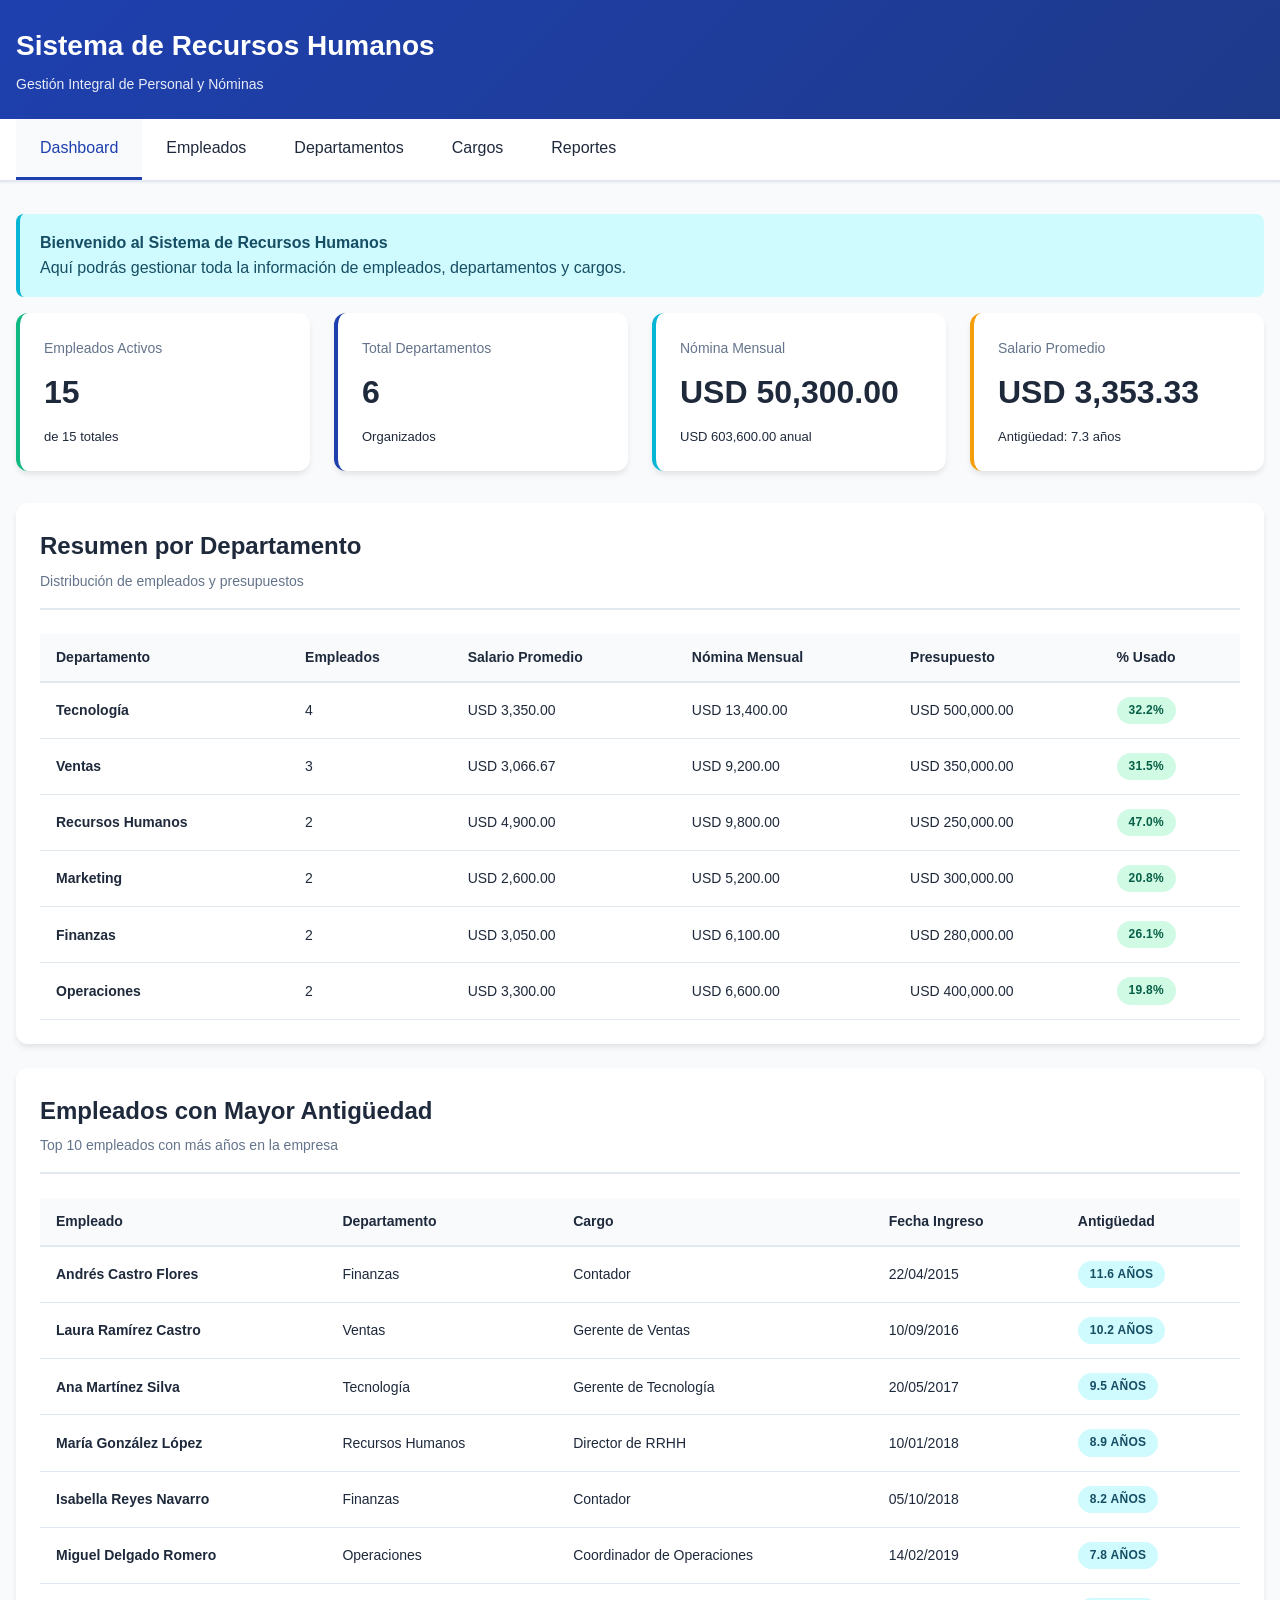
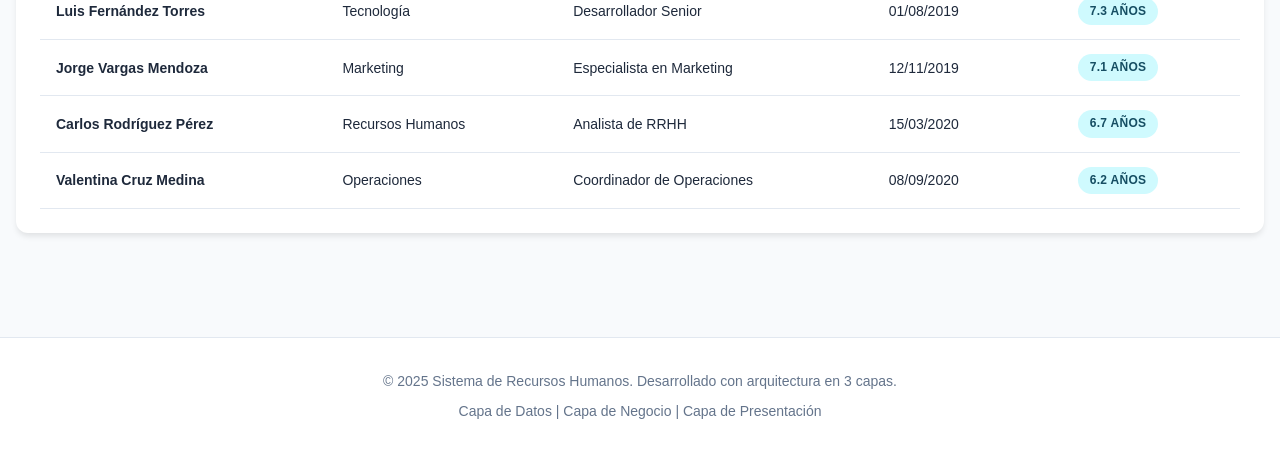
<file: PROYECTO - Sistema de Recursos Humanos/capa-presentacion/index.html>
<!DOCTYPE html>
<html lang="es">
<head>
    <meta charset="UTF-8">
    <meta name="viewport" content="width=device-width, initial-scale=1.0">
    <title>Sistema de Recursos Humanos - Dashboard</title>
    <link rel="stylesheet" href="styles.css">
</head>
<body>
    <!-- Header -->
    <header class="header">
        <div class="container">
            <div class="header-content">
                <div>
                    <h1>Sistema de Recursos Humanos</h1>
                    <p class="header-subtitle">Gestión Integral de Personal y Nóminas</p>
                </div>
            </div>
        </div>
    </header>

    <!-- Navegación -->
    <nav class="nav">
        <div class="container">
            <ul class="nav-menu">
                <li class="nav-item">
                    <a href="index.html" class="nav-link active">Dashboard</a>
                </li>
                <li class="nav-item">
                    <a href="empleados.html" class="nav-link">Empleados</a>
                </li>
                <li class="nav-item">
                    <a href="departamentos.html" class="nav-link">Departamentos</a>
                </li>
                <li class="nav-item">
                    <a href="cargos.html" class="nav-link">Cargos</a>
                </li>
                <li class="nav-item">
                    <a href="reportes.html" class="nav-link">Reportes</a>
                </li>
            </ul>
        </div>
    </nav>

    <!-- Contenido principal -->
    <main class="main-content">
        <div class="container">
            <!-- Alerta de bienvenida -->
            <div class="alert alert-info">
                <strong>Bienvenido al Sistema de Recursos Humanos</strong><br>
                Aquí podrás gestionar toda la información de empleados, departamentos y cargos.
            </div>

            <!-- Métricas principales -->
            <div class="stats-grid" id="statsGrid">
                <!-- Se llenará dinámicamente con JavaScript -->
            </div>

            <!-- Gráficos y resúmenes -->
            <div class="card">
                <div class="card-header">
                    <div>
                        <h2 class="card-title">Resumen por Departamento</h2>
                        <p class="card-subtitle">Distribución de empleados y presupuestos</p>
                    </div>
                </div>
                <div class="table-container">
                    <table class="table" id="tableDepartamentos">
                        <thead>
                            <tr>
                                <th>Departamento</th>
                                <th>Empleados</th>
                                <th>Salario Promedio</th>
                                <th>Nómina Mensual</th>
                                <th>Presupuesto</th>
                                <th>% Usado</th>
                            </tr>
                        </thead>
                        <tbody>
                            <!-- Se llenará dinámicamente -->
                        </tbody>
                    </table>
                </div>
            </div>

            <!-- Top empleados por antigüedad -->
            <div class="card">
                <div class="card-header">
                    <div>
                        <h2 class="card-title">Empleados con Mayor Antigüedad</h2>
                        <p class="card-subtitle">Top 10 empleados con más años en la empresa</p>
                    </div>
                </div>
                <div class="table-container">
                    <table class="table" id="tableAntiguedad">
                        <thead>
                            <tr>
                                <th>Empleado</th>
                                <th>Departamento</th>
                                <th>Cargo</th>
                                <th>Fecha Ingreso</th>
                                <th>Antigüedad</th>
                            </tr>
                        </thead>
                        <tbody>
                            <!-- Se llenará dinámicamente -->
                        </tbody>
                    </table>
                </div>
            </div>
        </div>
    </main>

    <!-- Footer -->
    <footer class="footer">
        <div class="container">
            <p>© 2025 Sistema de Recursos Humanos. Desarrollado con arquitectura en 3 capas.</p>
            <p class="mt-1">Capa de Datos | Capa de Negocio | Capa de Presentación</p>
        </div>
    </footer>

    <!-- Scripts -->
    <script type="module" src="../capa-negocio/reportes-service.js"></script>
    <script type="module" src="../capa-negocio/departamentos-service.js"></script>
    <script type="module">
        import * as ReportesService from '../capa-negocio/reportes-service.js';
        import * as DepartamentosService from '../capa-negocio/departamentos-service.js';

        // Cargar datos del dashboard al iniciar
        document.addEventListener('DOMContentLoaded', function() {
            cargarDashboard();
        });

        async function cargarDashboard() {
            try {
                // Cargar métricas principales
                const dashboard = ReportesService.generarDashboard();
                renderizarStats(dashboard);

                // Cargar resumen de departamentos
                const departamentos = ReportesService.reporteDistribucionDepartamentos();
                renderizarTablaDepartamentos(departamentos);

                // Cargar empleados con mayor antigüedad
                const antiguedad = ReportesService.reporteEmpleadosAntiguedad(10);
                renderizarTablaAntiguedad(antiguedad);
            } catch (error) {
                console.error('[v0] Error al cargar dashboard:', error);
                mostrarError('Error al cargar los datos del dashboard');
            }
        }

        function renderizarStats(data) {
            const statsGrid = document.getElementById('statsGrid');
            statsGrid.innerHTML = `
                <div class="stat-card success">
                    <div class="stat-label">Empleados Activos</div>
                    <div class="stat-value">${data.empleadosActivos}</div>
                    <div class="stat-change">de ${data.totalEmpleados} totales</div>
                </div>
                <div class="stat-card">
                    <div class="stat-label">Total Departamentos</div>
                    <div class="stat-value">${data.totalDepartamentos}</div>
                    <div class="stat-change">Organizados</div>
                </div>
                <div class="stat-card info">
                    <div class="stat-label">Nómina Mensual</div>
                    <div class="stat-value">${data.nominaMensualFormato}</div>
                    <div class="stat-change">${data.nominaAnualFormato} anual</div>
                </div>
                <div class="stat-card warning">
                    <div class="stat-label">Salario Promedio</div>
                    <div class="stat-value">${data.salarioPromedioFormato}</div>
                    <div class="stat-change">Antigüedad: ${data.antiguedadPromedioFormato}</div>
                </div>
            `;
        }

        function renderizarTablaDepartamentos(departamentos) {
            const tbody = document.querySelector('#tableDepartamentos tbody');
            tbody.innerHTML = departamentos.map(dep => `
                <tr>
                    <td><strong>${dep.departamento}</strong></td>
                    <td>${dep.empleados}</td>
                    <td>${dep.salarioPromedioFormato}</td>
                    <td>${dep.nominaMensualFormato}</td>
                    <td>${dep.presupuestoFormato}</td>
                    <td>
                        <span class="badge ${dep.porcentajeUsado > 80 ? 'badge-danger' : dep.porcentajeUsado > 60 ? 'badge-warning' : 'badge-success'}">
                            ${dep.porcentajeUsado}%
                        </span>
                    </td>
                </tr>
            `).join('');
        }

        function renderizarTablaAntiguedad(empleados) {
            const tbody = document.querySelector('#tableAntiguedad tbody');
            tbody.innerHTML = empleados.map(emp => `
                <tr>
                    <td><strong>${emp.nombre}</strong></td>
                    <td>${emp.departamento}</td>
                    <td>${emp.cargo}</td>
                    <td>${emp.fechaContratacionFormato}</td>
                    <td>
                        <span class="badge badge-info">${emp.antiguedadFormato}</span>
                    </td>
                </tr>
            `).join('');
        }

        function mostrarError(mensaje) {
            const container = document.querySelector('.container');
            const alert = document.createElement('div');
            alert.className = 'alert alert-danger';
            alert.textContent = mensaje;
            container.insertBefore(alert, container.firstChild);
        }
    </script>
</body>
</html>
</file>
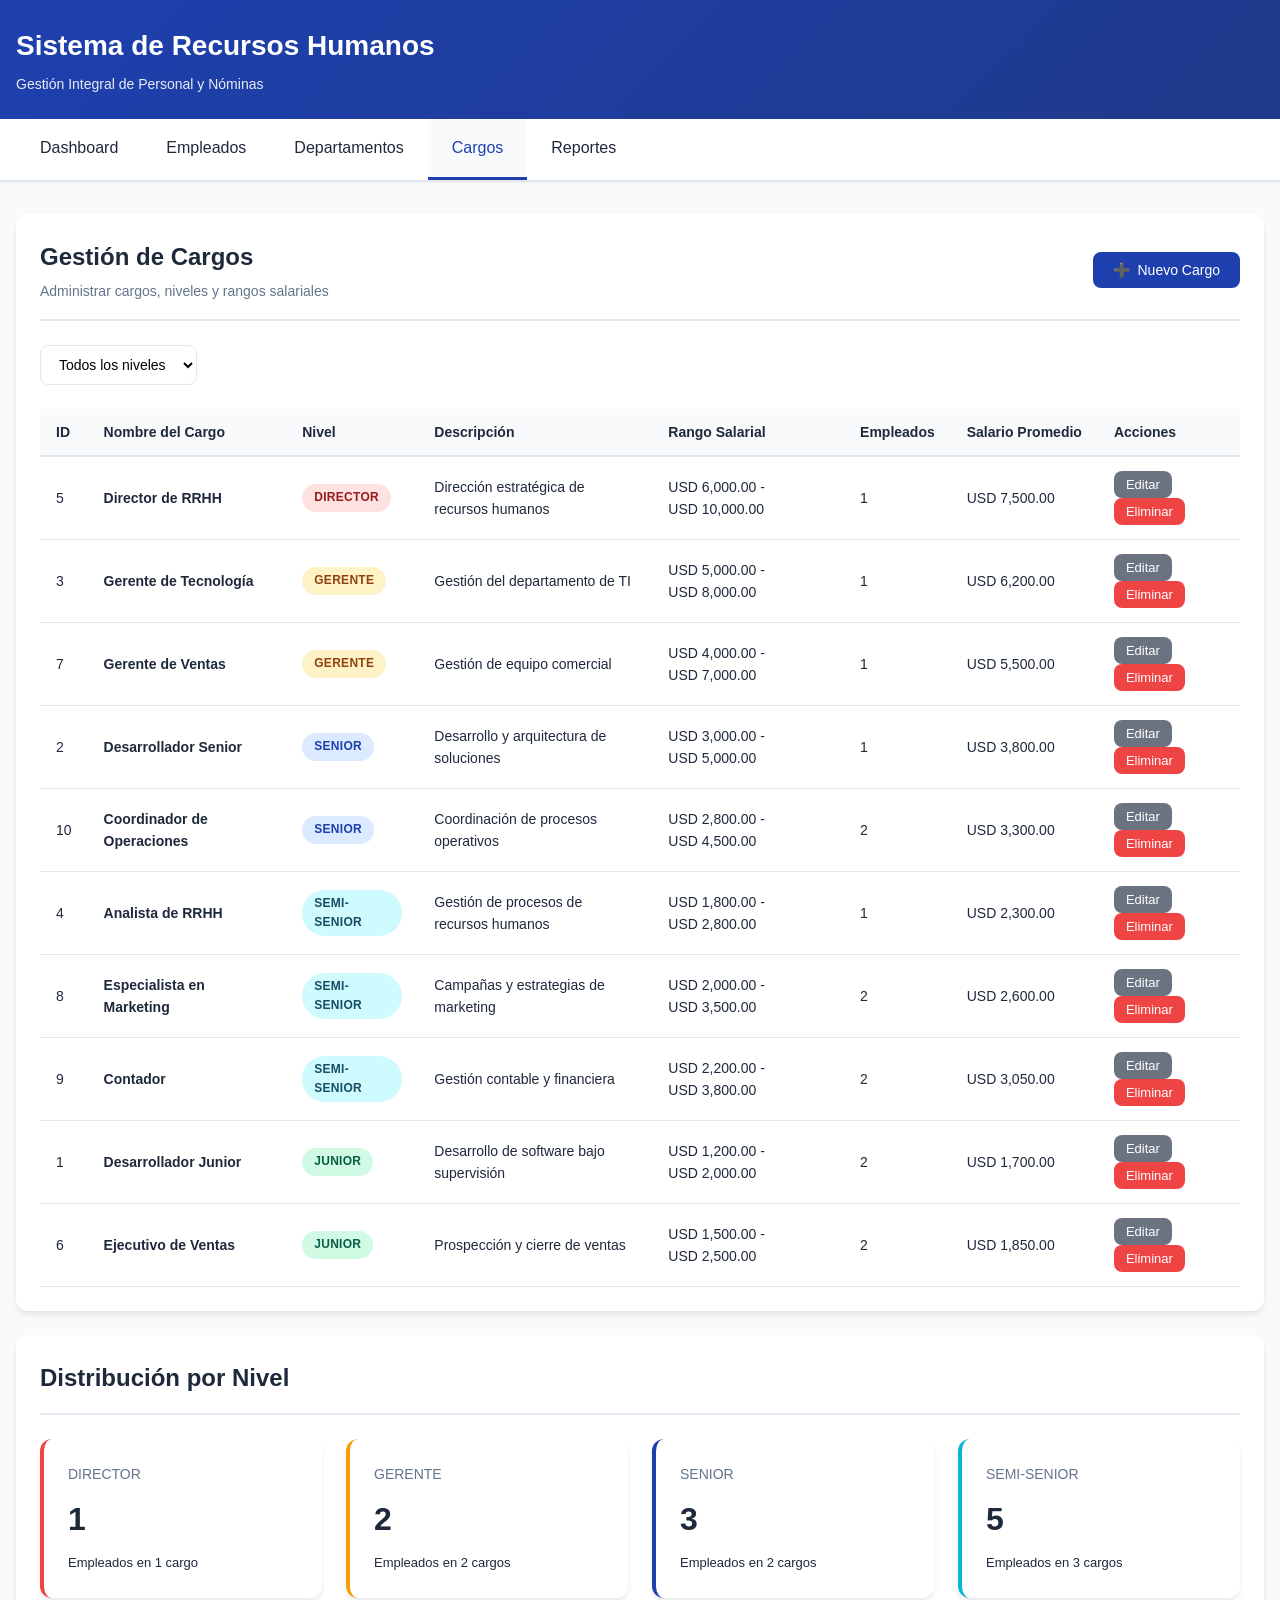
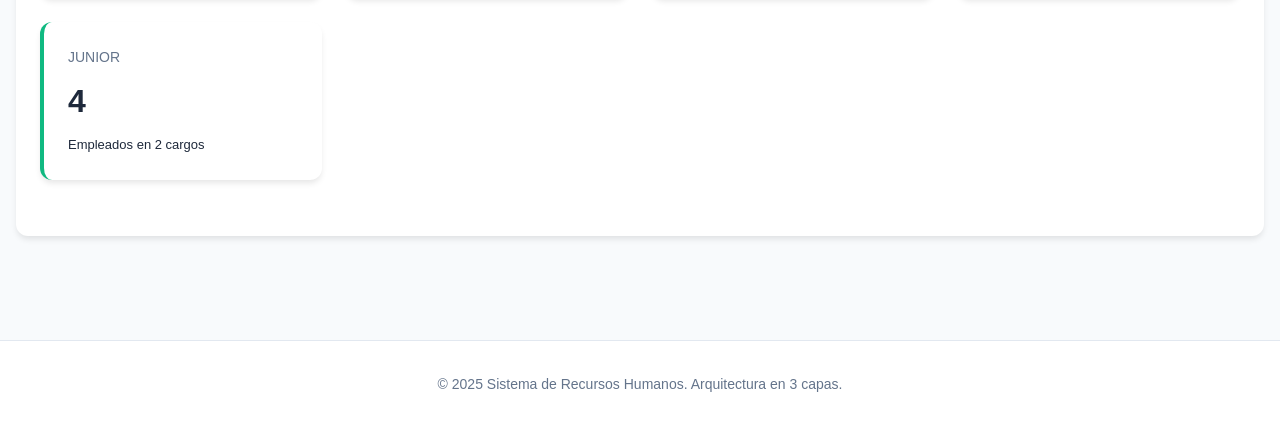
<file: PROYECTO - Sistema de Recursos Humanos/capa-presentacion/cargos.html>
<!DOCTYPE html>
<html lang="es">
<head>
    <meta charset="UTF-8">
    <meta name="viewport" content="width=device-width, initial-scale=1.0">
    <title>Gestión de Cargos - RRHH</title>
    <link rel="stylesheet" href="styles.css">
</head>
<body>
    <!-- Header -->
    <header class="header">
        <div class="container">
            <div class="header-content">
                <div>
                    <h1>Sistema de Recursos Humanos</h1>
                    <p class="header-subtitle">Gestión Integral de Personal y Nóminas</p>
                </div>
            </div>
        </div>
    </header>

    <!-- Navegación -->
    <nav class="nav">
        <div class="container">
            <ul class="nav-menu">
                <li class="nav-item">
                    <a href="index.html" class="nav-link">Dashboard</a>
                </li>
                <li class="nav-item">
                    <a href="empleados.html" class="nav-link">Empleados</a>
                </li>
                <li class="nav-item">
                    <a href="departamentos.html" class="nav-link">Departamentos</a>
                </li>
                <li class="nav-item">
                    <a href="cargos.html" class="nav-link active">Cargos</a>
                </li>
                <li class="nav-item">
                    <a href="reportes.html" class="nav-link">Reportes</a>
                </li>
            </ul>
        </div>
    </nav>

    <!-- Contenido principal -->
    <main class="main-content">
        <div class="container">
            <!-- Alertas -->
            <div id="alertContainer"></div>

            <!-- Card principal -->
            <div class="card">
                <div class="card-header">
                    <div>
                        <h2 class="card-title">Gestión de Cargos</h2>
                        <p class="card-subtitle">Administrar cargos, niveles y rangos salariales</p>
                    </div>
                    <button class="btn btn-primary" onclick="abrirModalNuevo()">
                        <span>➕</span> Nuevo Cargo
                    </button>
                </div>

                <!-- Filtros -->
                <div class="search-bar">
                    <select id="filterNivel" class="form-select" onchange="filtrarPorNivel()" style="width: auto;">
                        <option value="">Todos los niveles</option>
                        <option value="DIRECTOR">Director</option>
                        <option value="GERENTE">Gerente</option>
                        <option value="SENIOR">Senior</option>
                        <option value="SEMI-SENIOR">Semi-Senior</option>
                        <option value="JUNIOR">Junior</option>
                    </select>
                </div>

                <!-- Tabla de cargos -->
                <div class="table-container">
                    <table class="table" id="tableCargos">
                        <thead>
                            <tr>
                                <th>ID</th>
                                <th>Nombre del Cargo</th>
                                <th>Nivel</th>
                                <th>Descripción</th>
                                <th>Rango Salarial</th>
                                <th>Empleados</th>
                                <th>Salario Promedio</th>
                                <th>Acciones</th>
                            </tr>
                        </thead>
                        <tbody>
                            <!-- Se llenará dinámicamente -->
                        </tbody>
                    </table>
                </div>
            </div>

            <!-- Distribución por nivel -->
            <div class="card">
                <div class="card-header">
                    <h2 class="card-title">Distribución por Nivel</h2>
                </div>
                <div class="stats-grid" id="statsGrid">
                    <!-- Se llenará dinámicamente -->
                </div>
            </div>
        </div>
    </main>

    <!-- Modal para crear/editar cargo -->
    <div id="modalCargo" class="modal">
        <div class="modal-content">
            <div class="modal-header">
                <h3 class="modal-title" id="modalTitle">Nuevo Cargo</h3>
                <button class="modal-close" onclick="cerrarModal()">&times;</button>
            </div>
            <div class="modal-body">
                <form id="formCargo" onsubmit="guardarCargo(event)">
                    <input type="hidden" id="cargoId">
                    
                    <div class="form-group">
                        <label for="nombre" class="form-label required">Nombre del Cargo</label>
                        <input type="text" id="nombre" class="form-input" required placeholder="Ej: Desarrollador Senior">
                    </div>

                    <div class="form-group">
                        <label for="nivel" class="form-label required">Nivel</label>
                        <select id="nivel" class="form-select" required>
                            <option value="">Seleccionar...</option>
                            <option value="JUNIOR">Junior</option>
                            <option value="SEMI-SENIOR">Semi-Senior</option>
                            <option value="SENIOR">Senior</option>
                            <option value="GERENTE">Gerente</option>
                            <option value="DIRECTOR">Director</option>
                        </select>
                    </div>

                    <div class="form-group">
                        <label for="descripcion" class="form-label">Descripción</label>
                        <textarea id="descripcion" class="form-textarea" placeholder="Descripción del cargo y responsabilidades..."></textarea>
                    </div>

                    <div class="form-row">
                        <div class="form-group">
                            <label for="salarioMinimo" class="form-label required">Salario Mínimo</label>
                            <input type="number" id="salarioMinimo" class="form-input" step="0.01" min="0" required placeholder="0.00">
                        </div>
                        <div class="form-group">
                            <label for="salarioMaximo" class="form-label required">Salario Máximo</label>
                            <input type="number" id="salarioMaximo" class="form-input" step="0.01" min="0" required placeholder="0.00">
                        </div>
                    </div>

                    <div class="alert alert-info">
                        <strong>Nota:</strong> El rango salarial debe ser de al menos $500 de diferencia.
                    </div>
                </form>
            </div>
            <div class="modal-footer">
                <button type="button" class="btn btn-secondary" onclick="cerrarModal()">Cancelar</button>
                <button type="submit" form="formCargo" class="btn btn-primary">Guardar</button>
            </div>
        </div>
    </div>

    <!-- Footer -->
    <footer class="footer">
        <div class="container">
            <p>© 2025 Sistema de Recursos Humanos. Arquitectura en 3 capas.</p>
        </div>
    </footer>

    <!-- Scripts -->
    <script type="module">
        import * as CargosService from '../capa-negocio/cargos-service.js';

        // Variables globales
        let todosCargos = [];
        let resumenCargos = [];

        // Exponer funciones al ámbito global
        window.abrirModalNuevo = abrirModalNuevo;
        window.cerrarModal = cerrarModal;
        window.guardarCargo = guardarCargo;
        window.editarCargo = editarCargo;
        window.eliminarCargo = eliminarCargo;
        window.filtrarPorNivel = filtrarPorNivel;

        // Inicializar
        document.addEventListener('DOMContentLoaded', function() {
            cargarDatos();
        });

        async function cargarDatos() {
            try {
                // Cargar cargos
                todosCargos = CargosService.obtenerCargosOrdenados();
                resumenCargos = CargosService.obtenerResumenCargos();
                renderizarTabla(todosCargos);
                renderizarEstadisticas(resumenCargos);
            } catch (error) {
                console.error('[v0] Error al cargar datos:', error);
                mostrarAlerta('Error al cargar los datos', 'danger');
            }
        }

        function renderizarTabla(cargos) {
            const tbody = document.querySelector('#tableCargos tbody');
            if (cargos.length === 0) {
                tbody.innerHTML = '<tr><td colspan="8" class="text-center">No hay cargos registrados</td></tr>';
                return;
            }

            tbody.innerHTML = cargos.map(cargo => {
                const stats = resumenCargos.find(r => r.ID_CARGO === cargo.ID_CARGO) || {};
                return `
                    <tr>
                        <td>${cargo.ID_CARGO}</td>
                        <td><strong>${cargo.NOMBRE}</strong></td>
                        <td><span class="badge ${obtenerClaseNivel(cargo.NIVEL)}">${cargo.NIVEL}</span></td>
                        <td>${cargo.DESCRIPCION || '-'}</td>
                        <td>
                            ${formatearMoneda(cargo.SALARIO_MINIMO)} - ${formatearMoneda(cargo.SALARIO_MAXIMO)}
                        </td>
                        <td>${stats.TOTAL_EMPLEADOS || 0}</td>
                        <td>${stats.SALARIO_PROMEDIO_REAL_FORMATO || '$0.00'}</td>
                        <td>
                            <button class="btn btn-sm btn-secondary" onclick="editarCargo(${cargo.ID_CARGO})">Editar</button>
                            <button class="btn btn-sm btn-danger" onclick="eliminarCargo(${cargo.ID_CARGO})">Eliminar</button>
                        </td>
                    </tr>
                `;
            }).join('');
        }

        function renderizarEstadisticas(resumen) {
            const statsGrid = document.getElementById('statsGrid');
            
            // Agrupar por nivel
            const niveles = {};
            resumen.forEach(cargo => {
                if (!niveles[cargo.NIVEL]) {
                    niveles[cargo.NIVEL] = {
                        empleados: 0,
                        cargos: 0
                    };
                }
                niveles[cargo.NIVEL].empleados += cargo.TOTAL_EMPLEADOS || 0;
                niveles[cargo.NIVEL].cargos++;
            });

            const ordenNiveles = ['DIRECTOR', 'GERENTE', 'SENIOR', 'SEMI-SENIOR', 'JUNIOR'];
            
            statsGrid.innerHTML = ordenNiveles
                .filter(nivel => niveles[nivel])
                .map(nivel => `
                    <div class="stat-card ${obtenerColorNivel(nivel)}">
                        <div class="stat-label">${nivel}</div>
                        <div class="stat-value">${niveles[nivel].empleados}</div>
                        <div class="stat-change">
                            Empleados en ${niveles[nivel].cargos} cargo${niveles[nivel].cargos !== 1 ? 's' : ''}
                        </div>
                    </div>
                `).join('');
        }

        function abrirModalNuevo() {
            document.getElementById('modalTitle').textContent = 'Nuevo Cargo';
            document.getElementById('formCargo').reset();
            document.getElementById('cargoId').value = '';
            document.getElementById('modalCargo').classList.add('active');
        }

        function cerrarModal() {
            document.getElementById('modalCargo').classList.remove('active');
        }

        function editarCargo(id) {
            const cargo = todosCargos.find(c => c.ID_CARGO === id);
            if (!cargo) return;

            document.getElementById('modalTitle').textContent = 'Editar Cargo';
            document.getElementById('cargoId').value = cargo.ID_CARGO;
            document.getElementById('nombre').value = cargo.NOMBRE;
            document.getElementById('nivel').value = cargo.NIVEL;
            document.getElementById('descripcion').value = cargo.DESCRIPCION || '';
            document.getElementById('salarioMinimo').value = cargo.SALARIO_MINIMO;
            document.getElementById('salarioMaximo').value = cargo.SALARIO_MAXIMO;
            
            document.getElementById('modalCargo').classList.add('active');
        }

        function guardarCargo(event) {
            event.preventDefault();

            const datos = {
                NOMBRE: document.getElementById('nombre').value,
                NIVEL: document.getElementById('nivel').value,
                DESCRIPCION: document.getElementById('descripcion').value,
                SALARIO_MINIMO: parseFloat(document.getElementById('salarioMinimo').value),
                SALARIO_MAXIMO: parseFloat(document.getElementById('salarioMaximo').value)
            };

            const id = document.getElementById('cargoId').value;
            let resultado;

            if (id) {
                // Actualizar
                resultado = CargosService.actualizarCargo(parseInt(id), datos);
            } else {
                // Crear
                resultado = CargosService.crearCargo(datos);
            }

            if (resultado.success) {
                mostrarAlerta(resultado.message, 'success');
                cerrarModal();
                cargarDatos();
            } else {
                mostrarAlerta(resultado.message, 'danger');
            }
        }

        function eliminarCargo(id) {
            if (!confirm('¿Está seguro de que desea eliminar este cargo?\nEsta acción no se puede deshacer.')) {
                return;
            }

            const resultado = CargosService.eliminarCargo(id);
            
            if (resultado.success) {
                mostrarAlerta(resultado.message, 'success');
                cargarDatos();
            } else {
                mostrarAlerta(resultado.message, 'danger');
            }
        }

        function filtrarPorNivel() {
            const nivel = document.getElementById('filterNivel').value;
            if (!nivel) {
                renderizarTabla(todosCargos);
                return;
            }
            const cargosFiltrados = todosCargos.filter(c => c.NIVEL === nivel);
            renderizarTabla(cargosFiltrados);
        }

        function mostrarAlerta(mensaje, tipo) {
            const container = document.getElementById('alertContainer');
            container.innerHTML = `<div class="alert alert-${tipo}">${mensaje}</div>`;
            setTimeout(() => container.innerHTML = '', 5000);
        }

        function obtenerClaseNivel(nivel) {
            const clases = {
                'DIRECTOR': 'badge-danger',
                'GERENTE': 'badge-warning',
                'SENIOR': 'badge-primary',
                'SEMI-SENIOR': 'badge-info',
                'JUNIOR': 'badge-success'
            };
            return clases[nivel] || 'badge-secondary';
        }

        function obtenerColorNivel(nivel) {
            const colores = {
                'DIRECTOR': 'danger',
                'GERENTE': 'warning',
                'SENIOR': '',
                'SEMI-SENIOR': 'info',
                'JUNIOR': 'success'
            };
            return colores[nivel] || '';
        }

        function formatearMoneda(valor) {
            return new Intl.NumberFormat('es-MX', {
                style: 'currency',
                currency: 'USD'
            }).format(valor);
        }
    </script>
</body>
</html>
</file>
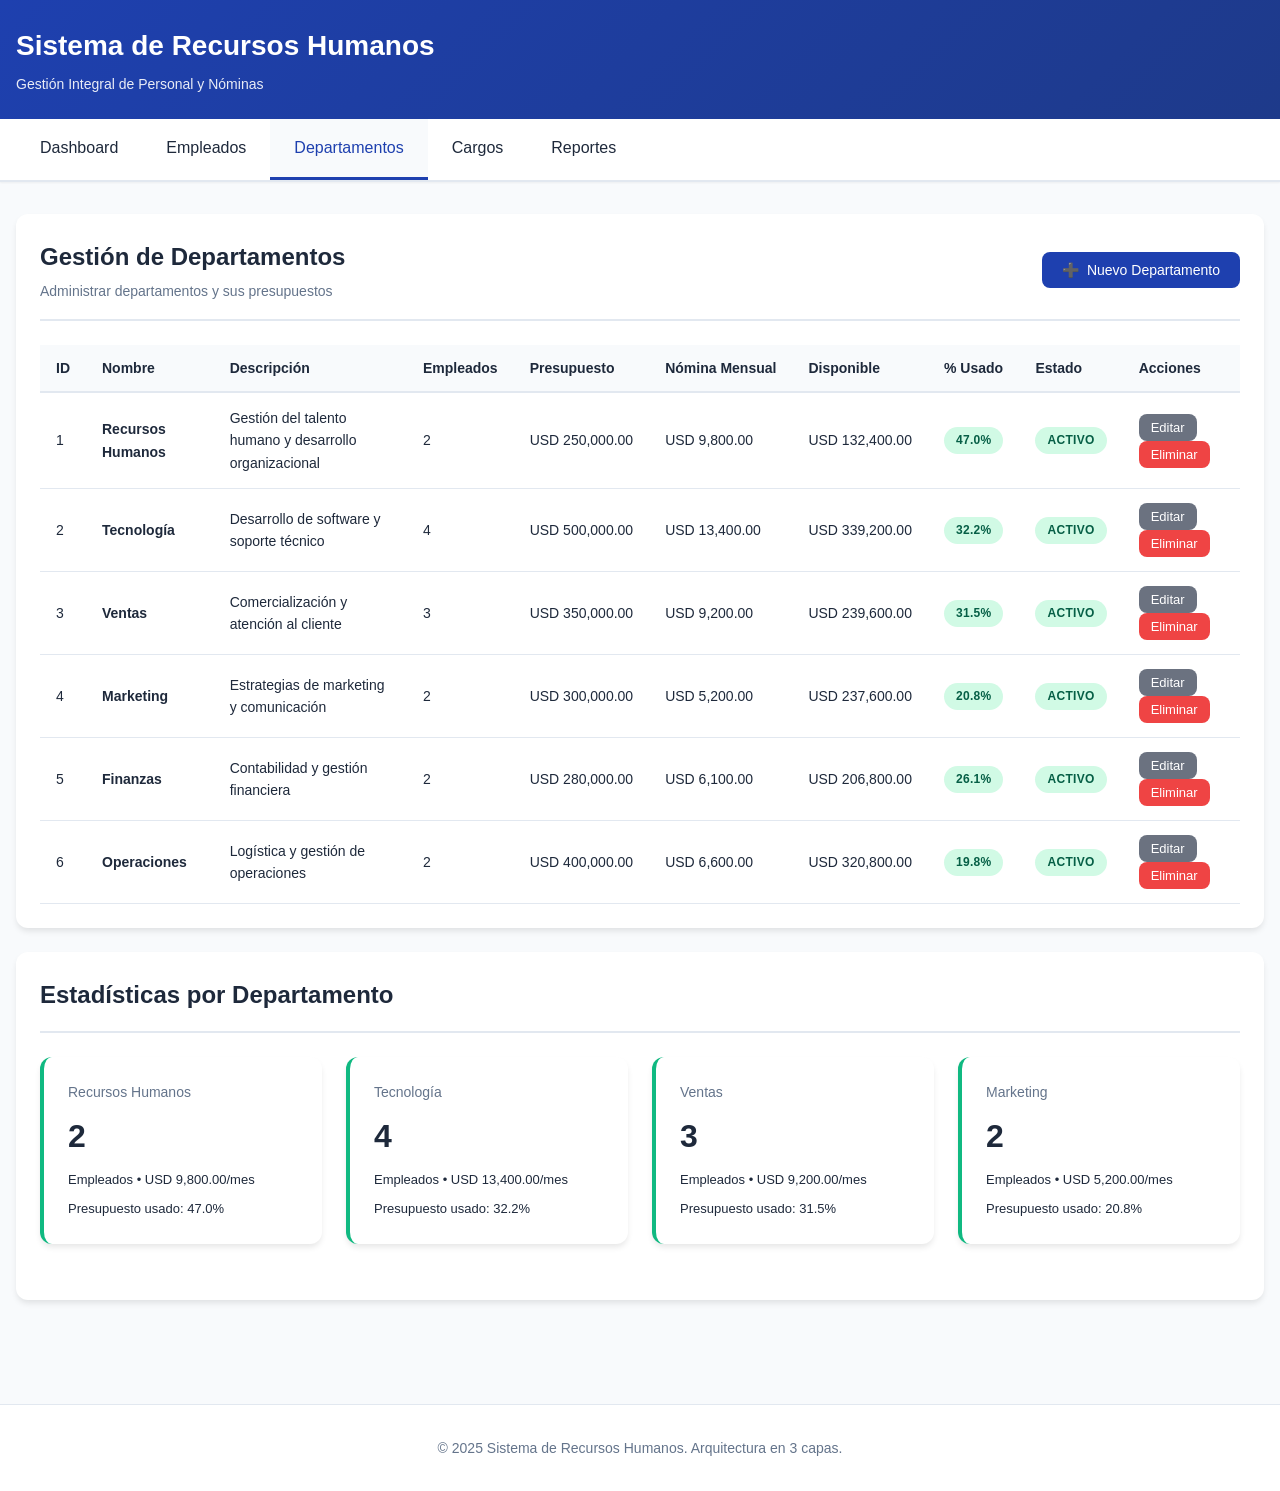
<file: PROYECTO - Sistema de Recursos Humanos/capa-presentacion/departamentos.html>
<!DOCTYPE html>
<html lang="es">
<head>
    <meta charset="UTF-8">
    <meta name="viewport" content="width=device-width, initial-scale=1.0">
    <title>Gestión de Departamentos - RRHH</title>
    <link rel="stylesheet" href="styles.css">
</head>
<body>
    <!-- Header -->
    <header class="header">
        <div class="container">
            <div class="header-content">
                <div>
                    <h1>Sistema de Recursos Humanos</h1>
                    <p class="header-subtitle">Gestión Integral de Personal y Nóminas</p>
                </div>
            </div>
        </div>
    </header>

    <!-- Navegación -->
    <nav class="nav">
        <div class="container">
            <ul class="nav-menu">
                <li class="nav-item">
                    <a href="index.html" class="nav-link">Dashboard</a>
                </li>
                <li class="nav-item">
                    <a href="empleados.html" class="nav-link">Empleados</a>
                </li>
                <li class="nav-item">
                    <a href="departamentos.html" class="nav-link active">Departamentos</a>
                </li>
                <li class="nav-item">
                    <a href="cargos.html" class="nav-link">Cargos</a>
                </li>
                <li class="nav-item">
                    <a href="reportes.html" class="nav-link">Reportes</a>
                </li>
            </ul>
        </div>
    </nav>

    <!-- Contenido principal -->
    <main class="main-content">
        <div class="container">
            <!-- Alertas -->
            <div id="alertContainer"></div>

            <!-- Card principal -->
            <div class="card">
                <div class="card-header">
                    <div>
                        <h2 class="card-title">Gestión de Departamentos</h2>
                        <p class="card-subtitle">Administrar departamentos y sus presupuestos</p>
                    </div>
                    <button class="btn btn-primary" onclick="abrirModalNuevo()">
                        <span>➕</span> Nuevo Departamento
                    </button>
                </div>

                <!-- Tabla de departamentos -->
                <div class="table-container">
                    <table class="table" id="tableDepartamentos">
                        <thead>
                            <tr>
                                <th>ID</th>
                                <th>Nombre</th>
                                <th>Descripción</th>
                                <th>Empleados</th>
                                <th>Presupuesto</th>
                                <th>Nómina Mensual</th>
                                <th>Disponible</th>
                                <th>% Usado</th>
                                <th>Estado</th>
                                <th>Acciones</th>
                            </tr>
                        </thead>
                        <tbody>
                            <!-- Se llenará dinámicamente -->
                        </tbody>
                    </table>
                </div>
            </div>

            <!-- Resumen de departamentos -->
            <div class="card">
                <div class="card-header">
                    <h2 class="card-title">Estadísticas por Departamento</h2>
                </div>
                <div class="stats-grid" id="statsGrid">
                    <!-- Se llenará dinámicamente -->
                </div>
            </div>
        </div>
    </main>

    <!-- Modal para crear/editar departamento -->
    <div id="modalDepartamento" class="modal">
        <div class="modal-content">
            <div class="modal-header">
                <h3 class="modal-title" id="modalTitle">Nuevo Departamento</h3>
                <button class="modal-close" onclick="cerrarModal()">&times;</button>
            </div>
            <div class="modal-body">
                <form id="formDepartamento" onsubmit="guardarDepartamento(event)">
                    <input type="hidden" id="departamentoId">
                    
                    <div class="form-group">
                        <label for="nombre" class="form-label required">Nombre del Departamento</label>
                        <input type="text" id="nombre" class="form-input" required placeholder="Ej: Recursos Humanos">
                    </div>

                    <div class="form-group">
                        <label for="descripcion" class="form-label">Descripción</label>
                        <textarea id="descripcion" class="form-textarea" placeholder="Descripción del departamento..."></textarea>
                    </div>

                    <div class="form-row">
                        <div class="form-group">
                            <label for="presupuesto" class="form-label">Presupuesto Anual</label>
                            <input type="number" id="presupuesto" class="form-input" step="0.01" min="0" placeholder="0.00">
                            <small style="color: #64748b;">Presupuesto total asignado al departamento</small>
                        </div>
                        <div class="form-group">
                            <label for="activo" class="form-label">Estado</label>
                            <select id="activo" class="form-select">
                                <option value="S">Activo</option>
                                <option value="N">Inactivo</option>
                            </select>
                        </div>
                    </div>
                </form>
            </div>
            <div class="modal-footer">
                <button type="button" class="btn btn-secondary" onclick="cerrarModal()">Cancelar</button>
                <button type="submit" form="formDepartamento" class="btn btn-primary">Guardar</button>
            </div>
        </div>
    </div>

    <!-- Footer -->
    <footer class="footer">
        <div class="container">
            <p>© 2025 Sistema de Recursos Humanos. Arquitectura en 3 capas.</p>
        </div>
    </footer>

    <!-- Scripts -->
    <script type="module">
        import * as DepartamentosService from '../capa-negocio/departamentos-service.js';

        // Variables globales
        let todosDepartamentos = [];

        // Exponer funciones al ámbito global
        window.abrirModalNuevo = abrirModalNuevo;
        window.cerrarModal = cerrarModal;
        window.guardarDepartamento = guardarDepartamento;
        window.editarDepartamento = editarDepartamento;
        window.eliminarDepartamento = eliminarDepartamento;

        // Inicializar
        document.addEventListener('DOMContentLoaded', function() {
            cargarDatos();
        });

        async function cargarDatos() {
            try {
                // Cargar departamentos
                todosDepartamentos = DepartamentosService.obtenerDepartamentos();
                renderizarTabla(todosDepartamentos);

                // Cargar resumen
                const resumen = DepartamentosService.obtenerResumenDepartamentos();
                renderizarResumen(resumen);
            } catch (error) {
                console.error('[v0] Error al cargar datos:', error);
                mostrarAlerta('Error al cargar los datos', 'danger');
            }
        }

        function renderizarTabla(departamentos) {
            const tbody = document.querySelector('#tableDepartamentos tbody');
            if (departamentos.length === 0) {
                tbody.innerHTML = '<tr><td colspan="10" class="text-center">No hay departamentos registrados</td></tr>';
                return;
            }

            // Obtener resumen para mostrar estadísticas
            const resumen = DepartamentosService.obtenerResumenDepartamentos();

            tbody.innerHTML = departamentos.map(dep => {
                const stats = resumen.find(r => r.ID_DEPARTAMENTO === dep.ID_DEPARTAMENTO) || {};
                return `
                    <tr>
                        <td>${dep.ID_DEPARTAMENTO}</td>
                        <td><strong>${dep.NOMBRE}</strong></td>
                        <td>${dep.DESCRIPCION || '-'}</td>
                        <td>${stats.EMPLEADOS_ACTIVOS || 0}</td>
                        <td>${stats.PRESUPUESTO_FORMATO || '$0.00'}</td>
                        <td>${stats.NOMINA_MENSUAL_FORMATO || '$0.00'}</td>
                        <td>${stats.PRESUPUESTO_DISPONIBLE_FORMATO || '$0.00'}</td>
                        <td>
                            <span class="badge ${obtenerClasePorcentaje(stats.PORCENTAJE_USADO)}">
                                ${stats.PORCENTAJE_USADO || '0.0'}%
                            </span>
                        </td>
                        <td>
                            <span class="badge ${dep.ACTIVO === 'S' ? 'badge-success' : 'badge-danger'}">
                                ${dep.ACTIVO === 'S' ? 'Activo' : 'Inactivo'}
                            </span>
                        </td>
                        <td>
                            <button class="btn btn-sm btn-secondary" onclick="editarDepartamento(${dep.ID_DEPARTAMENTO})">Editar</button>
                            <button class="btn btn-sm btn-danger" onclick="eliminarDepartamento(${dep.ID_DEPARTAMENTO})">Eliminar</button>
                        </td>
                    </tr>
                `;
            }).join('');
        }

        function renderizarResumen(resumen) {
            const statsGrid = document.getElementById('statsGrid');
            
            if (resumen.length === 0) {
                statsGrid.innerHTML = '<p>No hay datos disponibles</p>';
                return;
            }

            statsGrid.innerHTML = resumen.slice(0, 4).map(dep => `
                <div class="stat-card ${obtenerColorCard(dep.PORCENTAJE_USADO)}">
                    <div class="stat-label">${dep.NOMBRE}</div>
                    <div class="stat-value">${dep.EMPLEADOS_ACTIVOS}</div>
                    <div class="stat-change">
                        Empleados • ${dep.NOMINA_MENSUAL_FORMATO}/mes
                    </div>
                    <div class="stat-change">
                        Presupuesto usado: ${dep.PORCENTAJE_USADO}%
                    </div>
                </div>
            `).join('');
        }

        function abrirModalNuevo() {
            document.getElementById('modalTitle').textContent = 'Nuevo Departamento';
            document.getElementById('formDepartamento').reset();
            document.getElementById('departamentoId').value = '';
            document.getElementById('modalDepartamento').classList.add('active');
        }

        function cerrarModal() {
            document.getElementById('modalDepartamento').classList.remove('active');
        }

        function editarDepartamento(id) {
            const departamento = todosDepartamentos.find(d => d.ID_DEPARTAMENTO === id);
            if (!departamento) return;

            document.getElementById('modalTitle').textContent = 'Editar Departamento';
            document.getElementById('departamentoId').value = departamento.ID_DEPARTAMENTO;
            document.getElementById('nombre').value = departamento.NOMBRE;
            document.getElementById('descripcion').value = departamento.DESCRIPCION || '';
            document.getElementById('presupuesto').value = departamento.PRESUPUESTO || 0;
            document.getElementById('activo').value = departamento.ACTIVO;
            
            document.getElementById('modalDepartamento').classList.add('active');
        }

        function guardarDepartamento(event) {
            event.preventDefault();

            const datos = {
                NOMBRE: document.getElementById('nombre').value,
                DESCRIPCION: document.getElementById('descripcion').value,
                PRESUPUESTO: parseFloat(document.getElementById('presupuesto').value) || 0,
                ACTIVO: document.getElementById('activo').value
            };

            const id = document.getElementById('departamentoId').value;
            let resultado;

            if (id) {
                // Actualizar
                resultado = DepartamentosService.actualizarDepartamento(parseInt(id), datos);
            } else {
                // Crear
                datos.FECHA_CREACION = new Date();
                resultado = DepartamentosService.crearDepartamento(datos);
            }

            if (resultado.success) {
                mostrarAlerta(resultado.message, 'success');
                cerrarModal();
                cargarDatos();
            } else {
                mostrarAlerta(resultado.message, 'danger');
            }
        }

        function eliminarDepartamento(id) {
            if (!confirm('¿Está seguro de que desea eliminar este departamento?\nEsta acción no se puede deshacer.')) {
                return;
            }

            const resultado = DepartamentosService.eliminarDepartamento(id);
            
            if (resultado.success) {
                mostrarAlerta(resultado.message, 'success');
                cargarDatos();
            } else {
                mostrarAlerta(resultado.message, 'danger');
            }
        }

        function mostrarAlerta(mensaje, tipo) {
            const container = document.getElementById('alertContainer');
            container.innerHTML = `<div class="alert alert-${tipo}">${mensaje}</div>`;
            setTimeout(() => container.innerHTML = '', 5000);
        }

        function obtenerClasePorcentaje(porcentaje) {
            const valor = parseFloat(porcentaje) || 0;
            if (valor > 90) return 'badge-danger';
            if (valor > 75) return 'badge-warning';
            return 'badge-success';
        }

        function obtenerColorCard(porcentaje) {
            const valor = parseFloat(porcentaje) || 0;
            if (valor > 90) return 'danger';
            if (valor > 75) return 'warning';
            return 'success';
        }
    </script>
</body>
</html>
</file>
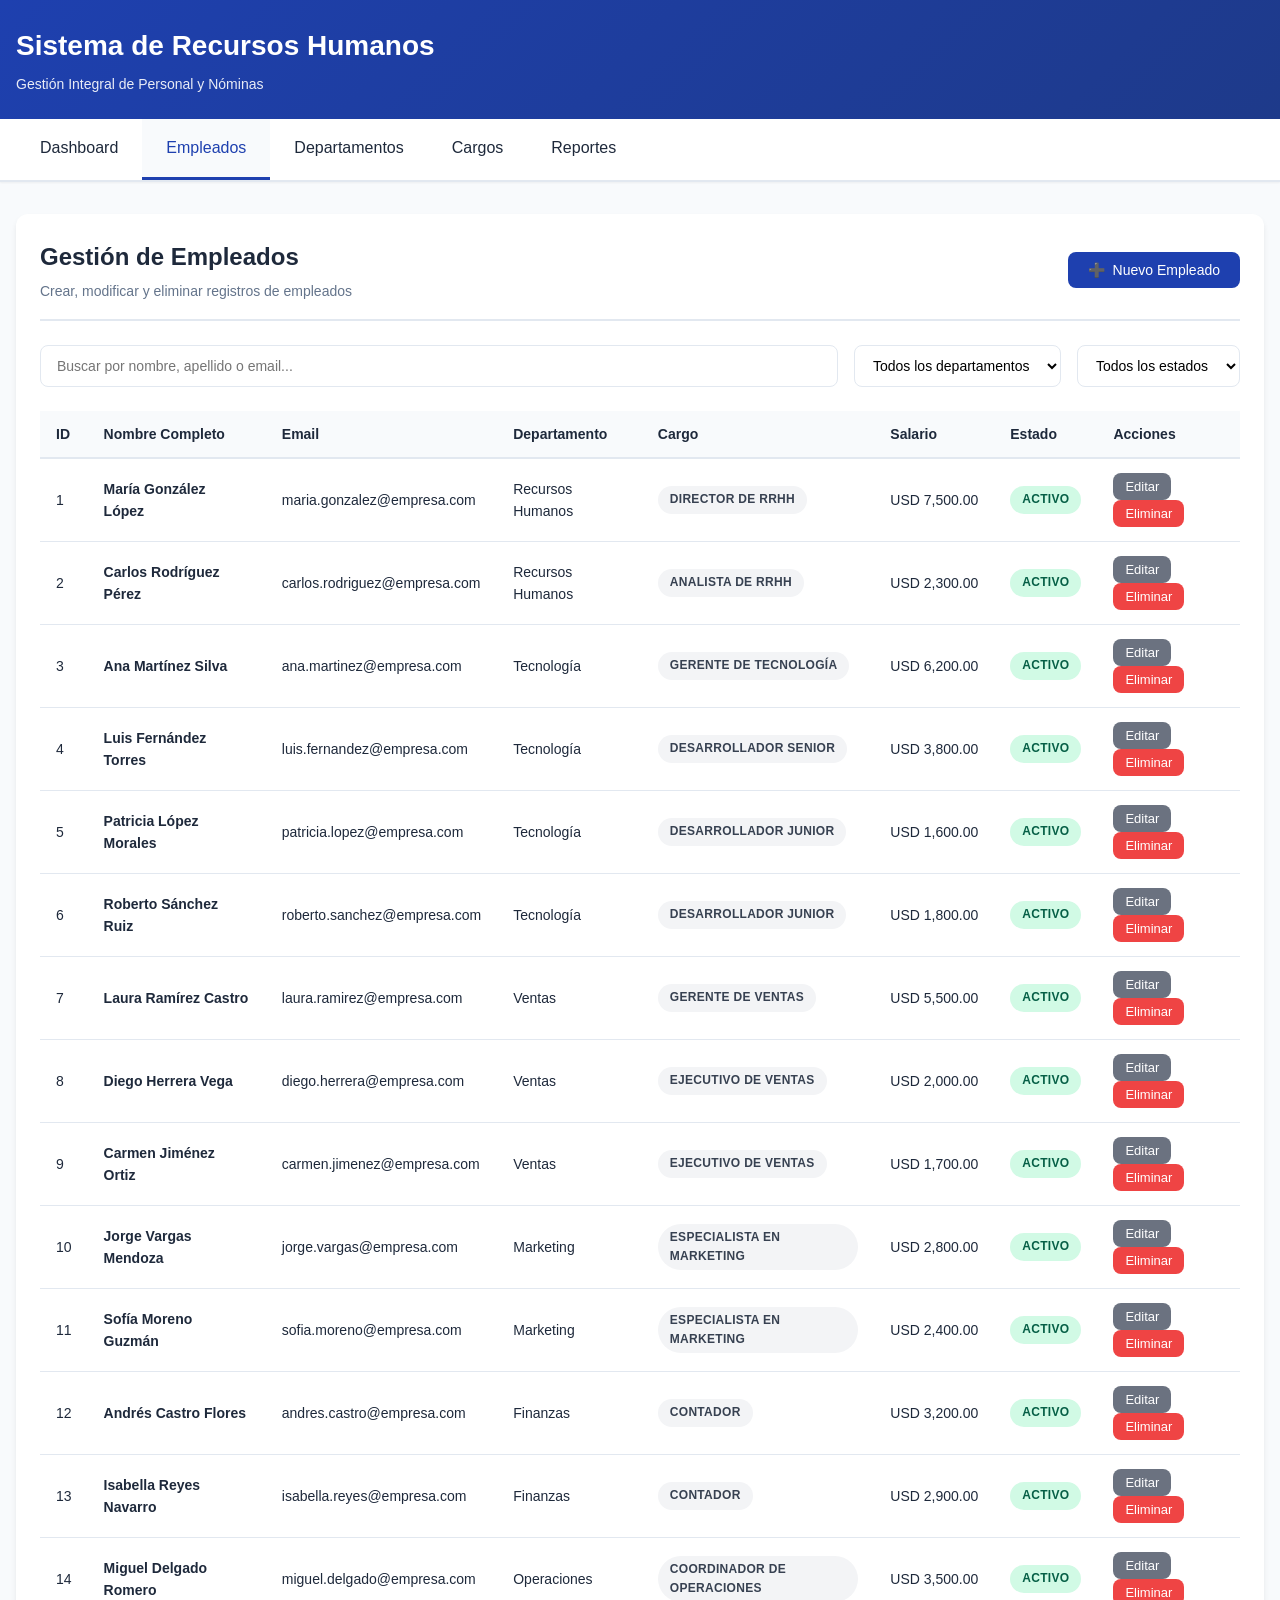
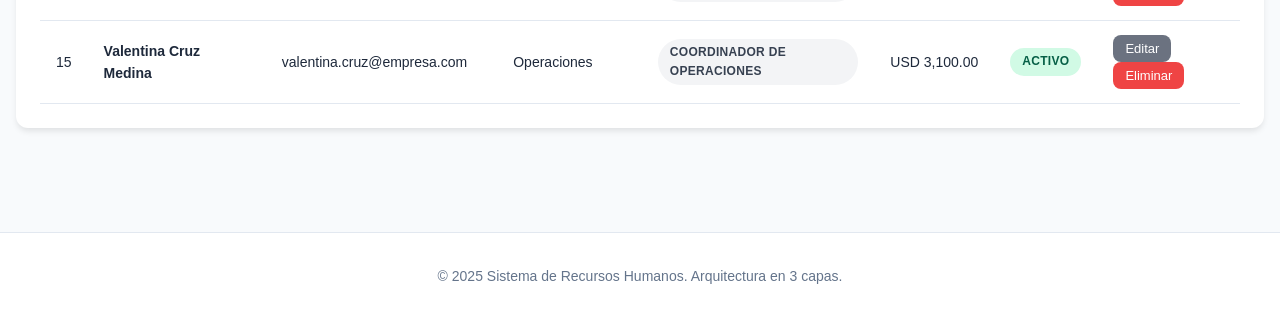
<file: PROYECTO - Sistema de Recursos Humanos/capa-presentacion/empleados.html>
<!DOCTYPE html>
<html lang="es">
<head>
    <meta charset="UTF-8">
    <meta name="viewport" content="width=device-width, initial-scale=1.0">
    <title>Gestión de Empleados - RRHH</title>
    <link rel="stylesheet" href="styles.css">
</head>
<body>
    <!-- Header -->
    <header class="header">
        <div class="container">
            <div class="header-content">
                <div>
                    <h1>Sistema de Recursos Humanos</h1>
                    <p class="header-subtitle">Gestión Integral de Personal y Nóminas</p>
                </div>
            </div>
        </div>
    </header>

    <!-- Navegación -->
    <nav class="nav">
        <div class="container">
            <ul class="nav-menu">
                <li class="nav-item">
                    <a href="index.html" class="nav-link">Dashboard</a>
                </li>
                <li class="nav-item">
                    <a href="empleados.html" class="nav-link active">Empleados</a>
                </li>
                <li class="nav-item">
                    <a href="departamentos.html" class="nav-link">Departamentos</a>
                </li>
                <li class="nav-item">
                    <a href="cargos.html" class="nav-link">Cargos</a>
                </li>
                <li class="nav-item">
                    <a href="reportes.html" class="nav-link">Reportes</a>
                </li>
            </ul>
        </div>
    </nav>

    <!-- Contenido principal -->
    <main class="main-content">
        <div class="container">
            <!-- Alertas -->
            <div id="alertContainer"></div>

            <!-- Card principal -->
            <div class="card">
                <div class="card-header">
                    <div>
                        <h2 class="card-title">Gestión de Empleados</h2>
                        <p class="card-subtitle">Crear, modificar y eliminar registros de empleados</p>
                    </div>
                    <button class="btn btn-primary" onclick="abrirModalNuevo()">
                        <span>➕</span> Nuevo Empleado
                    </button>
                </div>

                <!-- Barra de búsqueda y filtros -->
                <div class="search-bar">
                    <input 
                        type="text" 
                        id="searchInput" 
                        class="search-input" 
                        placeholder="Buscar por nombre, apellido o email..."
                        oninput="buscarEmpleados()">
                    <select id="filterDepartamento" class="form-select" onchange="filtrarPorDepartamento()" style="width: auto;">
                        <option value="">Todos los departamentos</option>
                    </select>
                    <select id="filterEstado" class="form-select" onchange="filtrarPorEstado()" style="width: auto;">
                        <option value="">Todos los estados</option>
                        <option value="ACTIVO">Activos</option>
                        <option value="INACTIVO">Inactivos</option>
                        <option value="VACACIONES">En vacaciones</option>
                        <option value="LICENCIA">Con licencia</option>
                    </select>
                </div>

                <!-- Tabla de empleados -->
                <div class="table-container">
                    <table class="table" id="tableEmpleados">
                        <thead>
                            <tr>
                                <th>ID</th>
                                <th>Nombre Completo</th>
                                <th>Email</th>
                                <th>Departamento</th>
                                <th>Cargo</th>
                                <th>Salario</th>
                                <th>Estado</th>
                                <th>Acciones</th>
                            </tr>
                        </thead>
                        <tbody>
                            <!-- Se llenará dinámicamente -->
                        </tbody>
                    </table>
                </div>
            </div>
        </div>
    </main>

    <!-- Modal para crear/editar empleado -->
    <div id="modalEmpleado" class="modal">
        <div class="modal-content">
            <div class="modal-header">
                <h3 class="modal-title" id="modalTitle">Nuevo Empleado</h3>
                <button class="modal-close" onclick="cerrarModal()">&times;</button>
            </div>
            <div class="modal-body">
                <form id="formEmpleado" onsubmit="guardarEmpleado(event)">
                    <input type="hidden" id="empleadoId">
                    
                    <div class="form-row">
                        <div class="form-group">
                            <label for="nombre" class="form-label required">Nombre</label>
                            <input type="text" id="nombre" class="form-input" required>
                        </div>
                        <div class="form-group">
                            <label for="apellido" class="form-label required">Apellido</label>
                            <input type="text" id="apellido" class="form-input" required>
                        </div>
                    </div>

                    <div class="form-row">
                        <div class="form-group">
                            <label for="email" class="form-label required">Email</label>
                            <input type="email" id="email" class="form-input" required>
                        </div>
                        <div class="form-group">
                            <label for="telefono" class="form-label">Teléfono</label>
                            <input type="tel" id="telefono" class="form-input">
                        </div>
                    </div>

                    <div class="form-row">
                        <div class="form-group">
                            <label for="fechaNacimiento" class="form-label required">Fecha de Nacimiento</label>
                            <input type="date" id="fechaNacimiento" class="form-input" required>
                        </div>
                        <div class="form-group">
                            <label for="fechaContratacion" class="form-label">Fecha de Contratación</label>
                            <input type="date" id="fechaContratacion" class="form-input">
                        </div>
                    </div>

                    <div class="form-row">
                        <div class="form-group">
                            <label for="departamento" class="form-label required">Departamento</label>
                            <select id="departamento" class="form-select" required>
                                <option value="">Seleccionar...</option>
                            </select>
                        </div>
                        <div class="form-group">
                            <label for="cargo" class="form-label required">Cargo</label>
                            <select id="cargo" class="form-select" required onchange="actualizarRangoSalarial()">
                                <option value="">Seleccionar...</option>
                            </select>
                        </div>
                    </div>

                    <div class="form-row">
                        <div class="form-group">
                            <label for="salario" class="form-label required">Salario</label>
                            <input type="number" id="salario" class="form-input" step="0.01" min="0" required>
                            <small id="rangoSalarial" class="form-error" style="color: #64748b;"></small>
                        </div>
                        <div class="form-group">
                            <label for="estado" class="form-label">Estado</label>
                            <select id="estado" class="form-select">
                                <option value="ACTIVO">Activo</option>
                                <option value="INACTIVO">Inactivo</option>
                                <option value="VACACIONES">Vacaciones</option>
                                <option value="LICENCIA">Licencia</option>
                            </select>
                        </div>
                    </div>
                </form>
            </div>
            <div class="modal-footer">
                <button type="button" class="btn btn-secondary" onclick="cerrarModal()">Cancelar</button>
                <button type="submit" form="formEmpleado" class="btn btn-primary">Guardar</button>
            </div>
        </div>
    </div>

    <!-- Footer -->
    <footer class="footer">
        <div class="container">
            <p>© 2025 Sistema de Recursos Humanos. Arquitectura en 3 capas.</p>
        </div>
    </footer>

    <!-- Scripts -->
    <script type="module">
        import * as EmpleadosService from '../capa-negocio/empleados-service.js';
        import * as DepartamentosService from '../capa-negocio/departamentos-service.js';
        import * as CargosService from '../capa-negocio/cargos-service.js';

        // Variables globales
        let empleadoActual = null;
        let todosEmpleados = [];

        // Exponer funciones al ámbito global
        window.abrirModalNuevo = abrirModalNuevo;
        window.cerrarModal = cerrarModal;
        window.guardarEmpleado = guardarEmpleado;
        window.editarEmpleado = editarEmpleado;
        window.eliminarEmpleado = eliminarEmpleado;
        window.buscarEmpleados = buscarEmpleados;
        window.filtrarPorDepartamento = filtrarPorDepartamento;
        window.filtrarPorEstado = filtrarPorEstado;
        window.actualizarRangoSalarial = actualizarRangoSalarial;

        // Inicializar
        document.addEventListener('DOMContentLoaded', function() {
            cargarDatos();
        });

        async function cargarDatos() {
            try {
                // Cargar empleados
                todosEmpleados = EmpleadosService.obtenerEmpleados();
                renderizarTabla(todosEmpleados);

                // Cargar departamentos en select
                const departamentos = DepartamentosService.obtenerDepartamentosActivos();
                cargarSelectDepartamentos(departamentos);

                // Cargar cargos en select
                const cargos = CargosService.obtenerCargosOrdenados();
                cargarSelectCargos(cargos);
            } catch (error) {
                mostrarAlerta('Error al cargar los datos', 'danger');
            }
        }

        function renderizarTabla(empleados) {
            const tbody = document.querySelector('#tableEmpleados tbody');
            if (empleados.length === 0) {
                tbody.innerHTML = '<tr><td colspan="8" class="text-center">No hay empleados registrados</td></tr>';
                return;
            }

            tbody.innerHTML = empleados.map(emp => `
                <tr>
                    <td>${emp.ID_EMPLEADO}</td>
                    <td><strong>${emp.NOMBRE} ${emp.APELLIDO}</strong></td>
                    <td>${emp.EMAIL}</td>
                    <td>${emp.DEPARTAMENTO}</td>
                    <td><span class="badge badge-secondary">${emp.CARGO}</span></td>
                    <td>${emp.SALARIO_FORMATO}</td>
                    <td>
                        <span class="badge ${obtenerClaseBadge(emp.ESTADO)}">${emp.ESTADO}</span>
                    </td>
                    <td>
                        <button class="btn btn-sm btn-secondary" onclick="editarEmpleado(${emp.ID_EMPLEADO})">Editar</button>
                        <button class="btn btn-sm btn-danger" onclick="eliminarEmpleado(${emp.ID_EMPLEADO})">Eliminar</button>
                    </td>
                </tr>
            `).join('');
        }

        function cargarSelectDepartamentos(departamentos) {
            const select = document.getElementById('departamento');
            const filter = document.getElementById('filterDepartamento');
            
            const options = departamentos.map(d => 
                `<option value="${d.ID_DEPARTAMENTO}">${d.NOMBRE}</option>`
            ).join('');
            
            select.innerHTML = '<option value="">Seleccionar...</option>' + options;
            filter.innerHTML = '<option value="">Todos los departamentos</option>' + options;
        }

        function cargarSelectCargos(cargos) {
            const select = document.getElementById('cargo');
            const options = cargos.map(c => 
                `<option value="${c.ID_CARGO}" data-min="${c.SALARIO_MINIMO}" data-max="${c.SALARIO_MAXIMO}">${c.NOMBRE} (${c.NIVEL})</option>`
            ).join('');
            
            select.innerHTML = '<option value="">Seleccionar...</option>' + options;
        }

        function abrirModalNuevo() {
            empleadoActual = null;
            document.getElementById('modalTitle').textContent = 'Nuevo Empleado';
            document.getElementById('formEmpleado').reset();
            document.getElementById('empleadoId').value = '';
            document.getElementById('modalEmpleado').classList.add('active');
        }

        function cerrarModal() {
            document.getElementById('modalEmpleado').classList.remove('active');
        }

        function editarEmpleado(id) {
            const empleado = todosEmpleados.find(e => e.ID_EMPLEADO === id);
            if (!empleado) return;

            empleadoActual = empleado;
            document.getElementById('modalTitle').textContent = 'Editar Empleado';
            document.getElementById('empleadoId').value = empleado.ID_EMPLEADO;
            document.getElementById('nombre').value = empleado.NOMBRE;
            document.getElementById('apellido').value = empleado.APELLIDO;
            document.getElementById('email').value = empleado.EMAIL;
            document.getElementById('telefono').value = empleado.TELEFONO || '';
            document.getElementById('fechaNacimiento').value = formatearFechaInput(empleado.FECHA_NACIMIENTO);
            document.getElementById('fechaContratacion').value = formatearFechaInput(empleado.FECHA_CONTRATACION);
            document.getElementById('departamento').value = empleado.ID_DEPARTAMENTO;
            document.getElementById('cargo').value = empleado.ID_CARGO;
            document.getElementById('salario').value = empleado.SALARIO;
            document.getElementById('estado').value = empleado.ESTADO;
            
            actualizarRangoSalarial();
            document.getElementById('modalEmpleado').classList.add('active');
        }

        function guardarEmpleado(event) {
            event.preventDefault();

            const datos = {
                NOMBRE: document.getElementById('nombre').value,
                APELLIDO: document.getElementById('apellido').value,
                EMAIL: document.getElementById('email').value,
                TELEFONO: document.getElementById('telefono').value,
                FECHA_NACIMIENTO: new Date(document.getElementById('fechaNacimiento').value),
                FECHA_CONTRATACION: document.getElementById('fechaContratacion').value 
                    ? new Date(document.getElementById('fechaContratacion').value)
                    : new Date(),
                ID_DEPARTAMENTO: parseInt(document.getElementById('departamento').value),
                ID_CARGO: parseInt(document.getElementById('cargo').value),
                SALARIO: parseFloat(document.getElementById('salario').value),
                ESTADO: document.getElementById('estado').value
            };

            const id = document.getElementById('empleadoId').value;
            let resultado;

            if (id) {
                // Actualizar
                resultado = EmpleadosService.actualizarEmpleado(parseInt(id), datos);
            } else {
                // Crear
                resultado = EmpleadosService.crearEmpleado(datos);
            }

            if (resultado.success) {
                mostrarAlerta(resultado.message, 'success');
                cerrarModal();
                cargarDatos();
            } else {
                mostrarAlerta(resultado.message, 'danger');
            }
        }

        function eliminarEmpleado(id) {
            if (!confirm('¿Está seguro de que desea dar de baja a este empleado?')) {
                return;
            }

            const resultado = EmpleadosService.eliminarEmpleado(id);
            
            if (resultado.success) {
                mostrarAlerta(resultado.message, 'success');
                cargarDatos();
            } else {
                mostrarAlerta(resultado.message, 'danger');
            }
        }

        function buscarEmpleados() {
            const texto = document.getElementById('searchInput').value;
            const empleados = EmpleadosService.buscarEmpleados(texto);
            renderizarTabla(empleados);
        }

        function filtrarPorDepartamento() {
            const idDepartamento = document.getElementById('filterDepartamento').value;
            if (!idDepartamento) {
                renderizarTabla(todosEmpleados);
                return;
            }
            const empleados = EmpleadosService.obtenerEmpleadosPorDepartamento(parseInt(idDepartamento));
            renderizarTabla(empleados);
        }

        function filtrarPorEstado() {
            const estado = document.getElementById('filterEstado').value;
            if (!estado) {
                renderizarTabla(todosEmpleados);
                return;
            }
            const empleados = todosEmpleados.filter(e => e.ESTADO === estado);
            renderizarTabla(empleados);
        }

        function actualizarRangoSalarial() {
            const cargoSelect = document.getElementById('cargo');
            const option = cargoSelect.options[cargoSelect.selectedIndex];
            if (!option || !option.dataset.min) return;

            const min = parseFloat(option.dataset.min);
            const max = parseFloat(option.dataset.max);
            const rangoElement = document.getElementById('rangoSalarial');
            rangoElement.textContent = `Rango permitido: $${min.toFixed(2)} - $${max.toFixed(2)}`;
        }

        function mostrarAlerta(mensaje, tipo) {
            const container = document.getElementById('alertContainer');
            container.innerHTML = `<div class="alert alert-${tipo}">${mensaje}</div>`;
            setTimeout(() => container.innerHTML = '', 5000);
        }

        function obtenerClaseBadge(estado) {
            const clases = {
                'ACTIVO': 'badge-success',
                'INACTIVO': 'badge-danger',
                'VACACIONES': 'badge-warning',
                'LICENCIA': 'badge-info'
            };
            return clases[estado] || 'badge-secondary';
        }

        function formatearFechaInput(fecha) {
            if (!fecha) return '';
            const d = new Date(fecha);
            const año = d.getFullYear();
            const mes = String(d.getMonth() + 1).padStart(2, '0');
            const dia = String(d.getDate()).padStart(2, '0');
            return `${año}-${mes}-${dia}`;
        }
    </script>
</body>
</html>
</file>
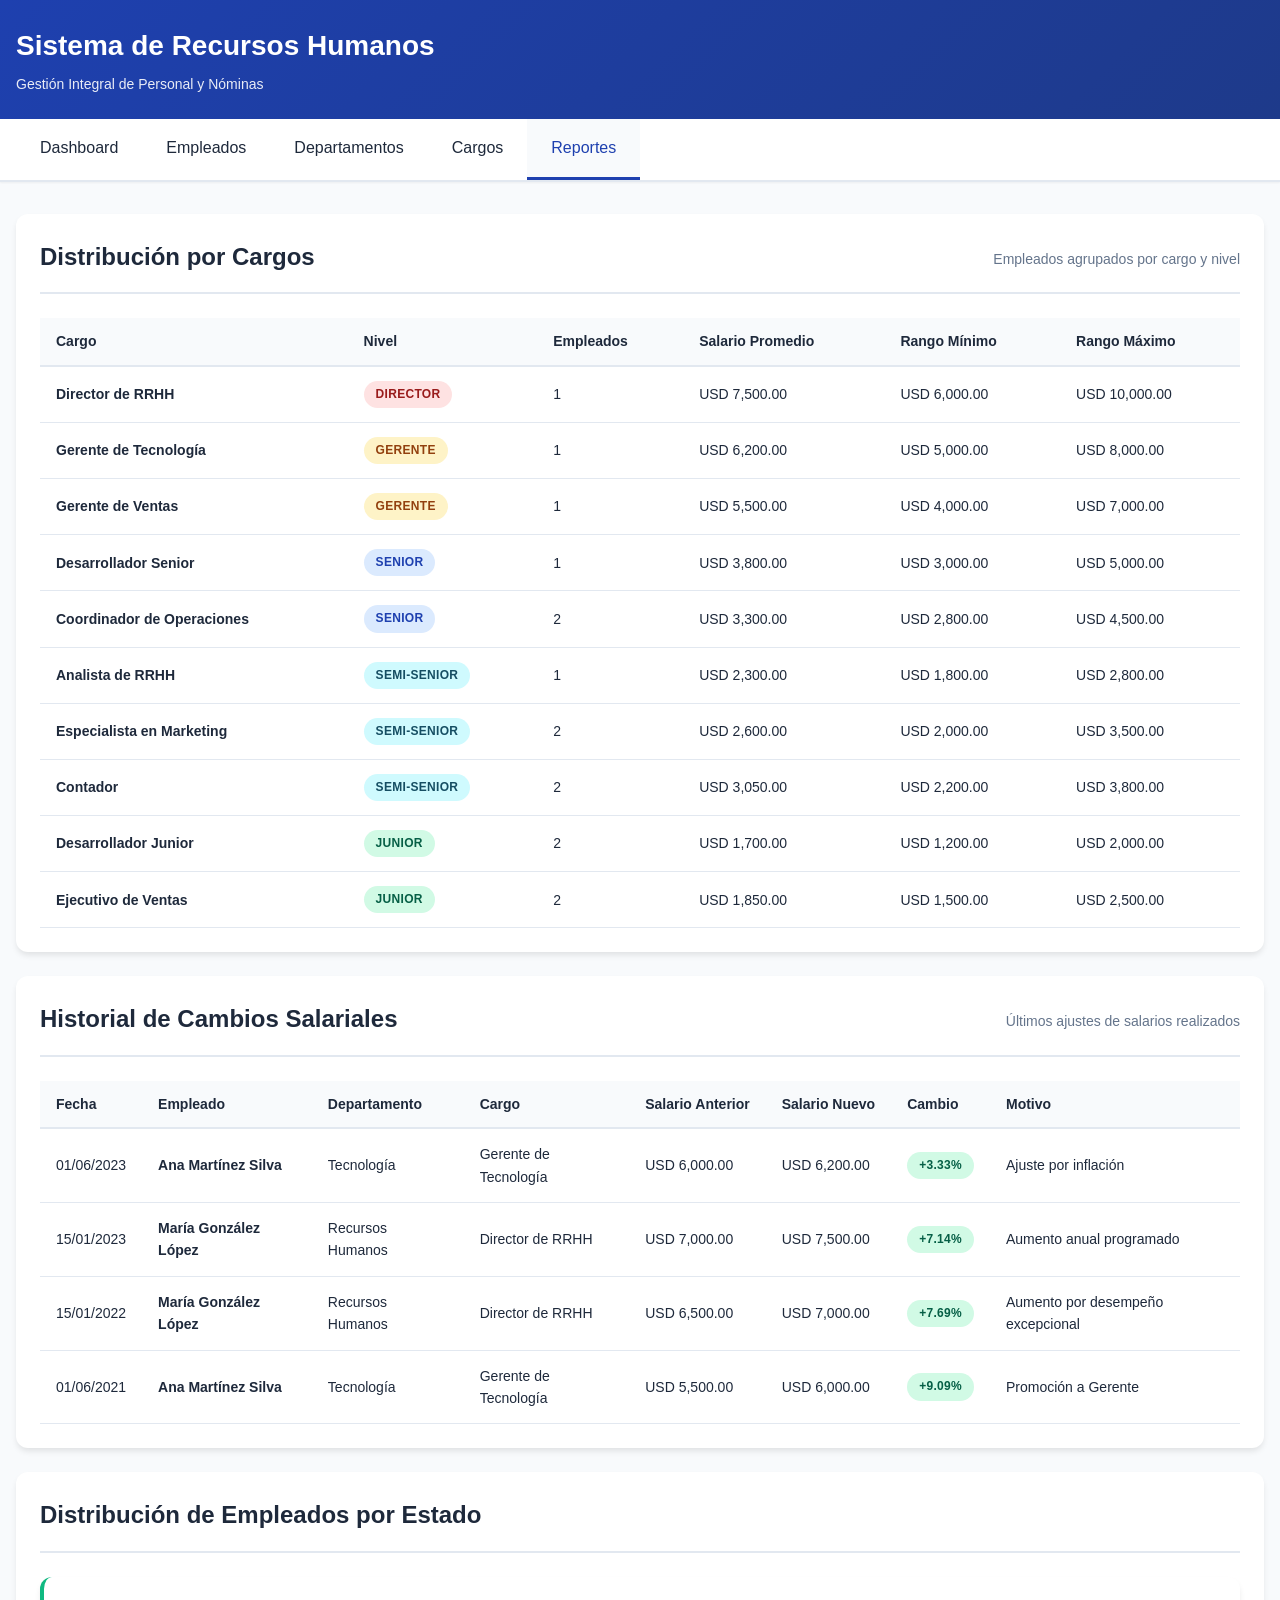
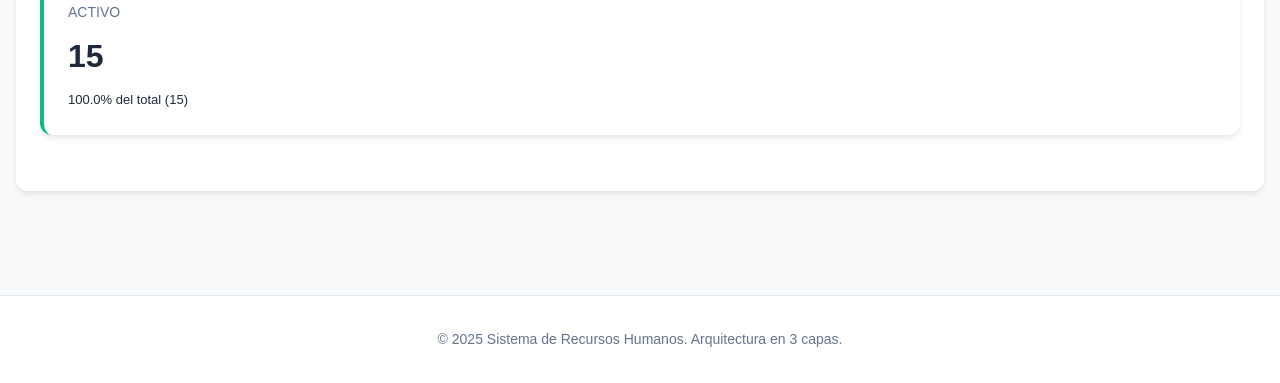
<file: PROYECTO - Sistema de Recursos Humanos/capa-presentacion/reportes.html>
<!DOCTYPE html>
<html lang="es">
<head>
    <meta charset="UTF-8">
    <meta name="viewport" content="width=device-width, initial-scale=1.0">
    <title>Reportes - RRHH</title>
    <link rel="stylesheet" href="styles.css">
</head>
<body>
    <!-- Header -->
    <header class="header">
        <div class="container">
            <div class="header-content">
                <div>
                    <h1>Sistema de Recursos Humanos</h1>
                    <p class="header-subtitle">Gestión Integral de Personal y Nóminas</p>
                </div>
            </div>
        </div>
    </header>

    <!-- Navegación -->
    <nav class="nav">
        <div class="container">
            <ul class="nav-menu">
                <li class="nav-item">
                    <a href="index.html" class="nav-link">Dashboard</a>
                </li>
                <li class="nav-item">
                    <a href="empleados.html" class="nav-link">Empleados</a>
                </li>
                <li class="nav-item">
                    <a href="departamentos.html" class="nav-link">Departamentos</a>
                </li>
                <li class="nav-item">
                    <a href="cargos.html" class="nav-link">Cargos</a>
                </li>
                <li class="nav-item">
                    <a href="reportes.html" class="nav-link active">Reportes</a>
                </li>
            </ul>
        </div>
    </nav>

    <!-- Contenido principal -->
    <main class="main-content">
        <div class="container">
            <!-- Distribución por Cargos -->
            <div class="card">
                <div class="card-header">
                    <h2 class="card-title">Distribución por Cargos</h2>
                    <p class="card-subtitle">Empleados agrupados por cargo y nivel</p>
                </div>
                <div class="table-container">
                    <table class="table" id="tableCargos">
                        <thead>
                            <tr>
                                <th>Cargo</th>
                                <th>Nivel</th>
                                <th>Empleados</th>
                                <th>Salario Promedio</th>
                                <th>Rango Mínimo</th>
                                <th>Rango Máximo</th>
                            </tr>
                        </thead>
                        <tbody>
                            <!-- Se llenará dinámicamente -->
                        </tbody>
                    </table>
                </div>
            </div>

            <!-- Historial de Cambios Salariales -->
            <div class="card">
                <div class="card-header">
                    <h2 class="card-title">Historial de Cambios Salariales</h2>
                    <p class="card-subtitle">Últimos ajustes de salarios realizados</p>
                </div>
                <div class="table-container">
                    <table class="table" id="tableHistorial">
                        <thead>
                            <tr>
                                <th>Fecha</th>
                                <th>Empleado</th>
                                <th>Departamento</th>
                                <th>Cargo</th>
                                <th>Salario Anterior</th>
                                <th>Salario Nuevo</th>
                                <th>Cambio</th>
                                <th>Motivo</th>
                            </tr>
                        </thead>
                        <tbody>
                            <!-- Se llenará dinámicamente -->
                        </tbody>
                    </table>
                </div>
            </div>

            <!-- Distribución por Estado -->
            <div class="card">
                <div class="card-header">
                    <h2 class="card-title">Distribución de Empleados por Estado</h2>
                </div>
                <div class="stats-grid" id="statsEstados">
                    <!-- Se llenará dinámicamente -->
                </div>
            </div>
        </div>
    </main>

    <!-- Footer -->
    <footer class="footer">
        <div class="container">
            <p>© 2025 Sistema de Recursos Humanos. Arquitectura en 3 capas.</p>
        </div>
    </footer>

    <!-- Scripts -->
    <script type="module">
        import * as ReportesService from '../capa-negocio/reportes-service.js';

        // Inicializar
        document.addEventListener('DOMContentLoaded', function() {
            cargarReportes();
        });

        async function cargarReportes() {
            try {
                // Reporte de cargos
                const reporteCargos = ReportesService.reporteDistribucionCargos();
                renderizarTablaCargos(reporteCargos);

                // Historial de salarios
                const historial = ReportesService.reporteHistorialSalarios();
                renderizarTablaHistorial(historial);

                // Distribución por estados
                const estados = ReportesService.reporteDistribucionEstados();
                renderizarEstados(estados);
            } catch (error) {
                console.error('[v0] Error al cargar reportes:', error);
            }
        }

        function renderizarTablaCargos(cargos) {
            const tbody = document.querySelector('#tableCargos tbody');
            if (cargos.length === 0) {
                tbody.innerHTML = '<tr><td colspan="6" class="text-center">No hay datos disponibles</td></tr>';
                return;
            }

            tbody.innerHTML = cargos.map(cargo => `
                <tr>
                    <td><strong>${cargo.cargo}</strong></td>
                    <td><span class="badge ${obtenerClaseNivel(cargo.nivel)}">${cargo.nivel}</span></td>
                    <td>${cargo.empleados}</td>
                    <td>${cargo.salarioPromedioRealFormato}</td>
                    <td>${cargo.rangoMinimoFormato}</td>
                    <td>${cargo.rangoMaximoFormato}</td>
                </tr>
            `).join('');
        }

        function renderizarTablaHistorial(historial) {
            const tbody = document.querySelector('#tableHistorial tbody');
            if (historial.length === 0) {
                tbody.innerHTML = '<tr><td colspan="8" class="text-center">No hay cambios salariales registrados</td></tr>';
                return;
            }

            tbody.innerHTML = historial.map(h => `
                <tr>
                    <td>${h.fechaFormato}</td>
                    <td><strong>${h.empleado}</strong></td>
                    <td>${h.departamento}</td>
                    <td>${h.cargo}</td>
                    <td>${h.salarioAnteriorFormato}</td>
                    <td>${h.salarioNuevoFormato}</td>
                    <td>
                        <span class="badge ${h.porcentajeCambio > 0 ? 'badge-success' : 'badge-danger'}">
                            ${h.porcentajeCambio > 0 ? '+' : ''}${h.porcentajeCambio.toFixed(2)}%
                        </span>
                    </td>
                    <td>${h.motivo}</td>
                </tr>
            `).join('');
        }

        function renderizarEstados(estados) {
            const statsGrid = document.getElementById('statsEstados');
            
            if (estados.length === 0) {
                statsGrid.innerHTML = '<p>No hay datos disponibles</p>';
                return;
            }

            const dashboard = ReportesService.generarDashboard();

            statsGrid.innerHTML = estados.map(estado => `
                <div class="stat-card ${obtenerColorEstado(estado.estado)}">
                    <div class="stat-label">${estado.estado}</div>
                    <div class="stat-value">${estado.cantidad}</div>
                    <div class="stat-change">
                        ${estado.porcentaje}% del total (${dashboard.totalEmpleados})
                    </div>
                </div>
            `).join('');
        }

        function obtenerClaseNivel(nivel) {
            const clases = {
                'DIRECTOR': 'badge-danger',
                'GERENTE': 'badge-warning',
                'SENIOR': 'badge-primary',
                'SEMI-SENIOR': 'badge-info',
                'JUNIOR': 'badge-success'
            };
            return clases[nivel] || 'badge-secondary';
        }

        function obtenerColorEstado(estado) {
            const colores = {
                'ACTIVO': 'success',
                'INACTIVO': 'danger',
                'VACACIONES': 'warning',
                'LICENCIA': 'info'
            };
            return colores[estado] || '';
        }
    </script>
</body>
</html>
</file>
<file: PROYECTO - Sistema de Recursos Humanos/capa-presentacion/styles.css>
/* =====================================================
   ESTILOS GLOBALES
   Sistema de Recursos Humanos
   ===================================================== */

/* Variables CSS */
:root {
  --color-primary: #1e40af;
  --color-primary-dark: #1e3a8a;
  --color-secondary: #3b82f6;
  --color-success: #10b981;
  --color-danger: #ef4444;
  --color-warning: #f59e0b;
  --color-info: #06b6d4;

  --color-bg: #f8fafc;
  --color-surface: #ffffff;
  --color-border: #e2e8f0;
  --color-text: #1e293b;
  --color-text-secondary: #64748b;

  --shadow-sm: 0 1px 2px 0 rgba(0, 0, 0, 0.05);
  --shadow-md: 0 4px 6px -1px rgba(0, 0, 0, 0.1);
  --shadow-lg: 0 10px 15px -3px rgba(0, 0, 0, 0.1);

  --radius-sm: 0.375rem;
  --radius-md: 0.5rem;
  --radius-lg: 0.75rem;
}

/* Reset y base */
* {
  margin: 0;
  padding: 0;
  box-sizing: border-box;
}

body {
  font-family: "Segoe UI", Tahoma, Geneva, Verdana, sans-serif;
  background-color: var(--color-bg);
  color: var(--color-text);
  line-height: 1.6;
}

/* Layout principal */
.container {
  max-width: 1400px;
  margin: 0 auto;
  padding: 0 1rem;
}

/* Header */
.header {
  background: linear-gradient(135deg, var(--color-primary) 0%, var(--color-primary-dark) 100%);
  color: white;
  padding: 1.5rem 0;
  box-shadow: var(--shadow-lg);
}

.header-content {
  display: flex;
  justify-content: space-between;
  align-items: center;
}

.header h1 {
  font-size: 1.75rem;
  font-weight: 600;
}

.header-subtitle {
  font-size: 0.875rem;
  opacity: 0.9;
  margin-top: 0.25rem;
}

/* Navegación */
.nav {
  background-color: var(--color-surface);
  border-bottom: 2px solid var(--color-border);
  box-shadow: var(--shadow-sm);
  position: sticky;
  top: 0;
  z-index: 100;
}

.nav-menu {
  display: flex;
  list-style: none;
  gap: 0;
}

.nav-item {
  position: relative;
}

.nav-link {
  display: block;
  padding: 1rem 1.5rem;
  color: var(--color-text);
  text-decoration: none;
  font-weight: 500;
  transition: all 0.2s;
  border-bottom: 3px solid transparent;
}

.nav-link:hover {
  background-color: var(--color-bg);
  border-bottom-color: var(--color-secondary);
}

.nav-link.active {
  color: var(--color-primary);
  border-bottom-color: var(--color-primary);
  background-color: var(--color-bg);
}

/* Main content */
.main-content {
  padding: 2rem 0;
  min-height: calc(100vh - 300px);
}

/* Cards */
.card {
  background-color: var(--color-surface);
  border-radius: var(--radius-lg);
  box-shadow: var(--shadow-md);
  padding: 1.5rem;
  margin-bottom: 1.5rem;
}

.card-header {
  display: flex;
  justify-content: space-between;
  align-items: center;
  margin-bottom: 1.5rem;
  padding-bottom: 1rem;
  border-bottom: 2px solid var(--color-border);
}

.card-title {
  font-size: 1.5rem;
  font-weight: 600;
  color: var(--color-text);
}

.card-subtitle {
  color: var(--color-text-secondary);
  font-size: 0.875rem;
  margin-top: 0.25rem;
}

/* Botones */
.btn {
  display: inline-flex;
  align-items: center;
  gap: 0.5rem;
  padding: 0.625rem 1.25rem;
  font-size: 0.875rem;
  font-weight: 500;
  border: none;
  border-radius: var(--radius-md);
  cursor: pointer;
  transition: all 0.2s;
  text-decoration: none;
}

.btn:disabled {
  opacity: 0.5;
  cursor: not-allowed;
}

.btn-primary {
  background-color: var(--color-primary);
  color: white;
}

.btn-primary:hover:not(:disabled) {
  background-color: var(--color-primary-dark);
  transform: translateY(-1px);
  box-shadow: var(--shadow-md);
}

.btn-success {
  background-color: var(--color-success);
  color: white;
}

.btn-success:hover:not(:disabled) {
  background-color: #059669;
  transform: translateY(-1px);
}

.btn-danger {
  background-color: var(--color-danger);
  color: white;
}

.btn-danger:hover:not(:disabled) {
  background-color: #dc2626;
  transform: translateY(-1px);
}

.btn-secondary {
  background-color: #6b7280;
  color: white;
}

.btn-secondary:hover:not(:disabled) {
  background-color: #4b5563;
}

.btn-sm {
  padding: 0.375rem 0.75rem;
  font-size: 0.8125rem;
}

/* Tabla */
.table-container {
  overflow-x: auto;
}

.table {
  width: 100%;
  border-collapse: collapse;
  font-size: 0.875rem;
}

.table thead {
  background-color: var(--color-bg);
}

.table th {
  padding: 0.75rem 1rem;
  text-align: left;
  font-weight: 600;
  color: var(--color-text);
  border-bottom: 2px solid var(--color-border);
  white-space: nowrap;
}

.table td {
  padding: 0.875rem 1rem;
  border-bottom: 1px solid var(--color-border);
}

.table tbody tr {
  transition: background-color 0.15s;
}

.table tbody tr:hover {
  background-color: var(--color-bg);
}

/* Badges */
.badge {
  display: inline-block;
  padding: 0.25rem 0.75rem;
  font-size: 0.75rem;
  font-weight: 600;
  border-radius: 9999px;
  text-transform: uppercase;
  letter-spacing: 0.025em;
}

.badge-success {
  background-color: #d1fae5;
  color: #065f46;
}

.badge-danger {
  background-color: #fee2e2;
  color: #991b1b;
}

.badge-warning {
  background-color: #fef3c7;
  color: #92400e;
}

.badge-info {
  background-color: #cffafe;
  color: #164e63;
}

.badge-primary {
  background-color: #dbeafe;
  color: #1e40af;
}

.badge-secondary {
  background-color: #f3f4f6;
  color: #374151;
}

/* Formularios */
.form-group {
  margin-bottom: 1.25rem;
}

.form-label {
  display: block;
  margin-bottom: 0.5rem;
  font-weight: 500;
  color: var(--color-text);
  font-size: 0.875rem;
}

.form-label.required::after {
  content: " *";
  color: var(--color-danger);
}

.form-input,
.form-select,
.form-textarea {
  width: 100%;
  padding: 0.625rem 0.875rem;
  border: 1px solid var(--color-border);
  border-radius: var(--radius-md);
  font-size: 0.875rem;
  transition: all 0.2s;
  background-color: white;
}

.form-input:focus,
.form-select:focus,
.form-textarea:focus {
  outline: none;
  border-color: var(--color-primary);
  box-shadow: 0 0 0 3px rgba(30, 64, 175, 0.1);
}

.form-textarea {
  resize: vertical;
  min-height: 100px;
}

.form-error {
  color: var(--color-danger);
  font-size: 0.8125rem;
  margin-top: 0.375rem;
}

.form-row {
  display: grid;
  grid-template-columns: repeat(auto-fit, minmax(250px, 1fr));
  gap: 1rem;
}

/* Modal */
.modal {
  display: none;
  position: fixed;
  top: 0;
  left: 0;
  width: 100%;
  height: 100%;
  background-color: rgba(0, 0, 0, 0.5);
  z-index: 1000;
  animation: fadeIn 0.2s;
}

.modal.active {
  display: flex;
  align-items: center;
  justify-content: center;
}

.modal-content {
  background-color: white;
  border-radius: var(--radius-lg);
  box-shadow: var(--shadow-lg);
  max-width: 600px;
  width: 90%;
  max-height: 90vh;
  overflow-y: auto;
  animation: slideUp 0.3s;
}

.modal-header {
  padding: 1.5rem;
  border-bottom: 1px solid var(--color-border);
  display: flex;
  justify-content: space-between;
  align-items: center;
}

.modal-title {
  font-size: 1.25rem;
  font-weight: 600;
}

.modal-close {
  background: none;
  border: none;
  font-size: 1.5rem;
  cursor: pointer;
  color: var(--color-text-secondary);
  padding: 0.25rem;
  line-height: 1;
}

.modal-close:hover {
  color: var(--color-text);
}

.modal-body {
  padding: 1.5rem;
}

.modal-footer {
  padding: 1.5rem;
  border-top: 1px solid var(--color-border);
  display: flex;
  justify-content: flex-end;
  gap: 0.75rem;
}

/* Stats cards */
.stats-grid {
  display: grid;
  grid-template-columns: repeat(auto-fit, minmax(250px, 1fr));
  gap: 1.5rem;
  margin-bottom: 2rem;
}

.stat-card {
  background-color: var(--color-surface);
  border-radius: var(--radius-lg);
  box-shadow: var(--shadow-md);
  padding: 1.5rem;
  border-left: 4px solid var(--color-primary);
}

.stat-card.success {
  border-left-color: var(--color-success);
}

.stat-card.danger {
  border-left-color: var(--color-danger);
}

.stat-card.warning {
  border-left-color: var(--color-warning);
}

.stat-card.info {
  border-left-color: var(--color-info);
}

.stat-label {
  font-size: 0.875rem;
  color: var(--color-text-secondary);
  margin-bottom: 0.5rem;
  font-weight: 500;
}

.stat-value {
  font-size: 2rem;
  font-weight: 700;
  color: var(--color-text);
}

.stat-change {
  font-size: 0.8125rem;
  margin-top: 0.5rem;
}

.stat-change.positive {
  color: var(--color-success);
}

.stat-change.negative {
  color: var(--color-danger);
}

/* Barra de búsqueda */
.search-bar {
  margin-bottom: 1.5rem;
  display: flex;
  gap: 1rem;
}

.search-input {
  flex: 1;
  padding: 0.75rem 1rem;
  border: 1px solid var(--color-border);
  border-radius: var(--radius-md);
  font-size: 0.875rem;
}

/* Alert */
.alert {
  padding: 1rem 1.25rem;
  border-radius: var(--radius-md);
  margin-bottom: 1rem;
  border-left: 4px solid;
}

.alert-success {
  background-color: #d1fae5;
  border-left-color: var(--color-success);
  color: #065f46;
}

.alert-danger {
  background-color: #fee2e2;
  border-left-color: var(--color-danger);
  color: #991b1b;
}

.alert-warning {
  background-color: #fef3c7;
  border-left-color: var(--color-warning);
  color: #92400e;
}

.alert-info {
  background-color: #cffafe;
  border-left-color: var(--color-info);
  color: #164e63;
}

/* Loading spinner */
.loading {
  display: inline-block;
  width: 20px;
  height: 20px;
  border: 3px solid rgba(255, 255, 255, 0.3);
  border-radius: 50%;
  border-top-color: white;
  animation: spin 0.8s linear infinite;
}

@keyframes spin {
  to {
    transform: rotate(360deg);
  }
}

@keyframes fadeIn {
  from {
    opacity: 0;
  }
  to {
    opacity: 1;
  }
}

@keyframes slideUp {
  from {
    opacity: 0;
    transform: translateY(20px);
  }
  to {
    opacity: 1;
    transform: translateY(0);
  }
}

/* Footer */
.footer {
  background-color: var(--color-surface);
  border-top: 1px solid var(--color-border);
  padding: 2rem 0;
  margin-top: 3rem;
  text-align: center;
  color: var(--color-text-secondary);
  font-size: 0.875rem;
}

/* Utilidades */
.text-center {
  text-align: center;
}
.text-right {
  text-align: right;
}
.mt-1 {
  margin-top: 0.5rem;
}
.mt-2 {
  margin-top: 1rem;
}
.mt-3 {
  margin-top: 1.5rem;
}
.mb-1 {
  margin-bottom: 0.5rem;
}
.mb-2 {
  margin-bottom: 1rem;
}
.mb-3 {
  margin-bottom: 1.5rem;
}
.hidden {
  display: none;
}

/* Responsive */
@media (max-width: 768px) {
  .header h1 {
    font-size: 1.25rem;
  }

  .nav-menu {
    flex-wrap: wrap;
  }

  .nav-link {
    padding: 0.75rem 1rem;
    font-size: 0.875rem;
  }

  .stats-grid {
    grid-template-columns: 1fr;
  }

  .table-container {
    font-size: 0.8125rem;
  }

  .modal-content {
    width: 95%;
  }

  .card-header {
    flex-direction: column;
    align-items: flex-start;
    gap: 1rem;
  }
}
</file>
